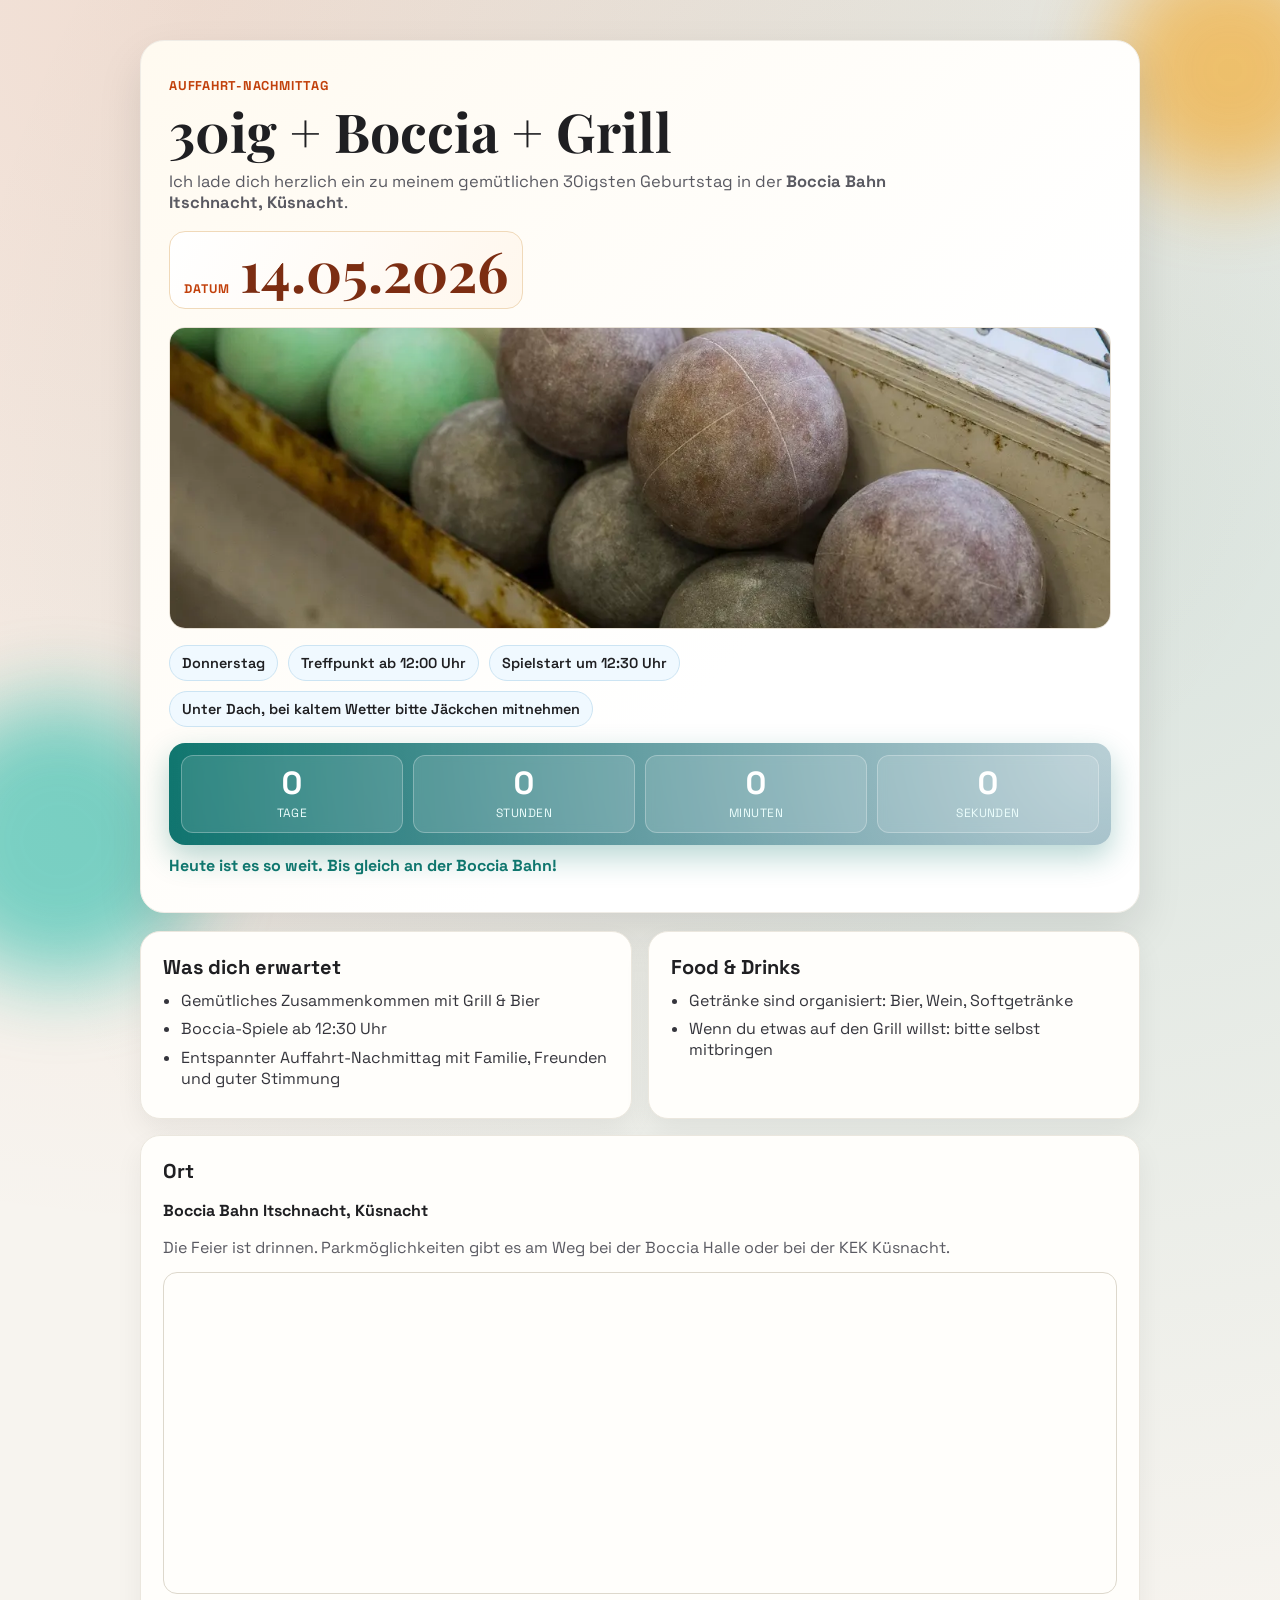
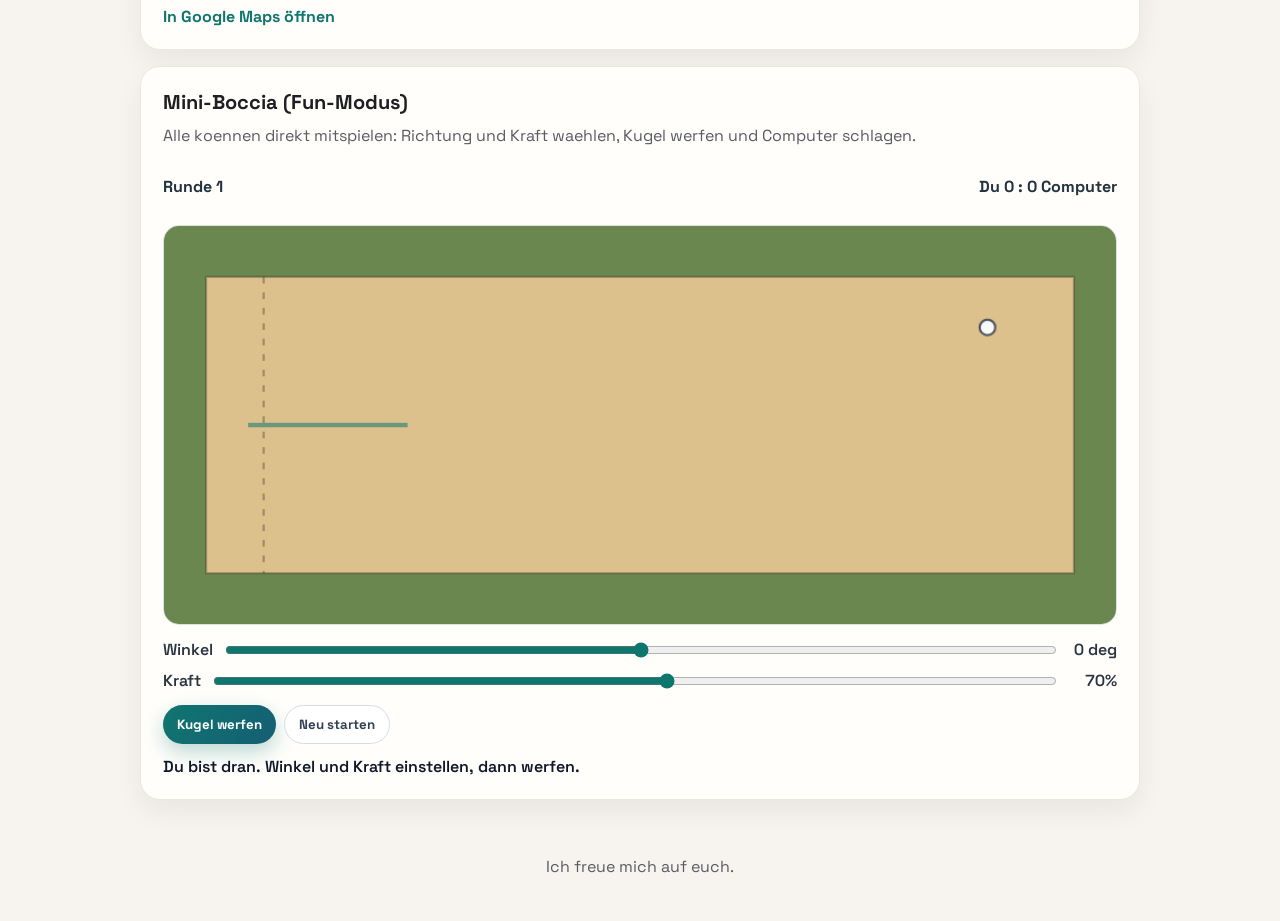
<file: index.html>
<!doctype html>
<html lang="de-CH">
<head>
  <meta charset="utf-8">
  <meta name="viewport" content="width=device-width, initial-scale=1">
  <title>Einladung zum 30igsten Geburtstag</title>
  <meta name="description" content="Einladung zum 30igsten Geburtstag in der Boccia Bahn Itschnacht, Küsnacht.">
  <link rel="preconnect" href="https://fonts.googleapis.com">
  <link rel="preconnect" href="https://fonts.gstatic.com" crossorigin>
  <link href="https://fonts.googleapis.com/css2?family=Space+Grotesk:wght@400;600;700&family=Playfair+Display:wght@600;700&display=swap" rel="stylesheet">
  <link rel="stylesheet" href="styles.css">
</head>
<body>
  <div class="bg-shape bg-shape-a" aria-hidden="true"></div>
  <div class="bg-shape bg-shape-b" aria-hidden="true"></div>

  <main class="container">
    <section class="hero">
      <p class="eyebrow">Auffahrt-Nachmittag</p>
      <h1>30ig + Boccia + Grill</h1>
      <p class="lead">
        Ich lade dich herzlich ein zu meinem gemütlichen 30igsten Geburtstag in der
        <strong>Boccia Bahn Itschnacht, Küsnacht</strong>.
      </p>
      <div class="event-highlight">
        <span class="event-label">Datum</span>
        <strong class="event-date">14.05.2026</strong>
      </div>
      <div class="hero-media">
        <img src="Boccia_Kugeln.webp" alt="Boccia Kugeln auf der Bahn">
      </div>
      <div class="chips">
        <span class="chip">Donnerstag</span>
        <span class="chip">Treffpunkt ab 12:00 Uhr</span>
        <span class="chip">Spielstart um 12:30 Uhr</span>
        <span class="chip">Unter Dach, bei kaltem Wetter bitte Jäckchen mitnehmen</span>
      </div>

      <div id="countdown-clock" class="countdown-clock" aria-live="polite">
        <div class="time-unit">
          <span id="days">0</span>
          <small>Tage</small>
        </div>
        <div class="time-unit">
          <span id="hours">0</span>
          <small>Stunden</small>
        </div>
        <div class="time-unit">
          <span id="minutes">0</span>
          <small>Minuten</small>
        </div>
        <div class="time-unit">
          <span id="seconds">0</span>
          <small>Sekunden</small>
        </div>
      </div>
      <p id="countdown-message" class="countdown-message"></p>
    </section>

    <section class="grid">
      <article class="card">
        <h2>Was dich erwartet</h2>
        <ul>
          <li>Gemütliches Zusammenkommen mit Grill & Bier</li>
          <li>Boccia-Spiele ab 12:30 Uhr</li>
          <li>Entspannter Auffahrt-Nachmittag mit Familie, Freunden und guter Stimmung</li>
        </ul>
      </article>

      <article class="card">
        <h2>Food & Drinks</h2>
        <ul>
          <li>Getränke sind organisiert: Bier, Wein, Softgetränke</li>
          <li>Wenn du etwas auf den Grill willst: bitte selbst mitbringen</li>
        </ul>
      </article>
    </section>

    <section class="card location">
      <h2>Ort</h2>
      <p><strong>Boccia Bahn Itschnacht, Küsnacht</strong></p>
      <p class="small-text">
        Die Feier ist drinnen. Parkmöglichkeiten gibt es am Weg bei der Boccia Halle oder bei der KEK Küsnacht.
      </p>
      <div class="map-wrap">
        <iframe
          title="Google Maps: Boccia Bahn Itschnacht, Küsnacht"
          src="https://www.google.com/maps?q=Bocciabahn%20Itschnacht%20K%C3%BCsnacht&output=embed"
          loading="lazy"
          referrerpolicy="no-referrer-when-downgrade"
          allowfullscreen>
        </iframe>
      </div>
      <a class="map-link" target="_blank" rel="noopener noreferrer"
        href="https://www.google.com/maps/search/?api=1&query=Bocciabahn+Itschnacht+K%C3%BCsnacht">
        In Google Maps öffnen
      </a>
    </section>
    <section class="card game-card" id="boccia-game">
      <h2>Mini-Boccia (Fun-Modus)</h2>
      <p class="small-text">
        Alle koennen direkt mitspielen: Richtung und Kraft waehlen, Kugel werfen und Computer schlagen.
      </p>

      <div class="boccia-meta">
        <p>Runde <strong id="boccia-round">1</strong></p>
        <p>Du <strong id="boccia-score-player">0</strong> : <strong id="boccia-score-cpu">0</strong> Computer</p>
      </div>

      <canvas
        id="boccia-canvas"
        width="860"
        height="360"
        role="img"
        aria-label="Mini-Boccia Spielfeld">
      </canvas>

      <div class="boccia-controls">
        <label for="boccia-angle">Winkel
          <input id="boccia-angle" type="range" min="-30" max="30" value="0">
          <output id="boccia-angle-value" for="boccia-angle">0 deg</output>
        </label>

        <label for="boccia-power">Kraft
          <input id="boccia-power" type="range" min="35" max="100" value="70">
          <output id="boccia-power-value" for="boccia-power">70%</output>
        </label>

        <div class="boccia-actions">
          <button id="boccia-throw-btn" type="button">Kugel werfen</button>
          <button id="boccia-next-round-btn" type="button" hidden>Naechste Runde</button>
          <button id="boccia-reset-btn" type="button">Neu starten</button>
        </div>
      </div>

      <p id="boccia-status" class="boccia-status" aria-live="polite"></p>
    </section>
  </main>

  <footer>
    <p>Ich freue mich auf euch.</p>
  </footer>

  <script src="script.js"></script>
</body>
</html>
</file>
<file: styles.css>
:root {
  --bg: #f7f4ef;
  --surface: #fffefb;
  --text: #1f1f22;
  --muted: #5a5a62;
  --accent: #0f766e;
  --accent-2: #c2410c;
  --ring: rgba(15, 118, 110, 0.18);
  --shadow: 0 20px 45px rgba(0, 0, 0, 0.1);
}

* {
  box-sizing: border-box;
}

html {
  -webkit-text-size-adjust: 100%;
}

body {
  margin: 0;
  font-family: "Space Grotesk", sans-serif;
  color: var(--text);
  background:
    radial-gradient(circle at 15% 0%, rgba(194, 65, 12, 0.13), transparent 45%),
    radial-gradient(circle at 85% 20%, rgba(15, 118, 110, 0.13), transparent 50%),
    var(--bg);
  min-height: 100vh;
}

img {
  max-width: 100%;
}

.bg-shape {
  position: fixed;
  z-index: -1;
  border-radius: 999px;
  filter: blur(40px);
  opacity: 0.55;
}

.bg-shape-a {
  width: 240px;
  height: 240px;
  background: #f59e0b;
  top: -50px;
  right: -70px;
}

.bg-shape-b {
  width: 280px;
  height: 280px;
  background: #14b8a6;
  bottom: -80px;
  left: -80px;
}

.container {
  width: min(1000px, 92%);
  margin: 40px auto 24px;
}

.hero {
  background: linear-gradient(135deg, #fffaf0 0%, #ffffff 65%);
  border: 1px solid #efece6;
  border-radius: 24px;
  padding: 36px 28px;
  box-shadow: var(--shadow);
  animation: rise 700ms ease-out both;
}

.eyebrow {
  margin: 0;
  color: var(--accent-2);
  letter-spacing: 0.06em;
  font-weight: 700;
  text-transform: uppercase;
  font-size: 0.8rem;
}

h1 {
  font-family: "Playfair Display", serif;
  margin: 8px 0 12px;
  font-size: clamp(2rem, 4.2vw, 3.4rem);
  line-height: 1.06;
}

.lead {
  margin: 0;
  color: var(--muted);
  max-width: 70ch;
  font-size: 1.03rem;
}

.event-highlight {
  margin-top: 18px;
  display: inline-flex;
  align-items: baseline;
  gap: 10px;
  background: linear-gradient(120deg, #fff 0%, #fff7ed 100%);
  border: 1px solid #f0d9b9;
  border-radius: 16px;
  padding: 10px 14px;
}

.event-label {
  font-size: 0.78rem;
  letter-spacing: 0.08em;
  text-transform: uppercase;
  color: var(--accent-2);
  font-weight: 700;
}

.event-date {
  font-family: "Playfair Display", serif;
  font-size: clamp(1.8rem, 5.4vw, 3.5rem);
  line-height: 1;
  color: #7c2d12;
}

.hero-media {
  margin-top: 18px;
  border-radius: 16px;
  overflow: hidden;
  border: 1px solid #e7e0d5;
}

.hero-media img {
  display: block;
  width: 100%;
  height: clamp(180px, 32vw, 300px);
  object-fit: cover;
}

.chips {
  display: flex;
  gap: 10px;
  flex-wrap: wrap;
  margin-top: 16px;
}

.chip {
  padding: 8px 12px;
  border-radius: 999px;
  background: #f0f9ff;
  border: 1px solid #cce4f3;
  font-size: 0.9rem;
  font-weight: 600;
}

.countdown-clock {
  margin-top: 16px;
  display: grid;
  grid-template-columns: repeat(4, minmax(0, 1fr));
  gap: 10px;
  padding: 12px;
  border-radius: 16px;
  background:
    radial-gradient(circle at top right, rgba(255, 255, 255, 0.7), rgba(255, 255, 255, 0)),
    linear-gradient(130deg, #0f766e, #155e75);
  box-shadow: 0 12px 30px rgba(15, 118, 110, 0.3);
}

.time-unit {
  text-align: center;
  border-radius: 12px;
  padding: 10px 6px;
  background: rgba(255, 255, 255, 0.13);
  border: 1px solid rgba(255, 255, 255, 0.28);
  backdrop-filter: blur(4px);
}

.time-unit span {
  display: block;
  color: #fff;
  font-size: clamp(1.4rem, 4vw, 2rem);
  line-height: 1.1;
  font-weight: 700;
  font-variant-numeric: tabular-nums;
}

.time-unit small {
  color: #eafcfb;
  font-size: 0.75rem;
  letter-spacing: 0.04em;
  text-transform: uppercase;
}

.countdown-message {
  margin: 10px 0 0;
  color: var(--accent);
  font-weight: 700;
}

.grid {
  display: grid;
  gap: 16px;
  grid-template-columns: repeat(2, minmax(0, 1fr));
  margin-top: 18px;
}

.card {
  background: var(--surface);
  border: 1px solid #ebe7de;
  border-radius: 20px;
  padding: 22px;
  box-shadow: 0 12px 28px rgba(0, 0, 0, 0.06);
  animation: rise 900ms ease-out both;
}

h2 {
  margin: 0 0 10px;
  font-size: 1.25rem;
}

ul {
  margin: 0;
  padding-left: 1.1rem;
}

li {
  margin: 0.45rem 0;
  color: #35353c;
}

.location {
  margin-top: 16px;
}

.small-text {
  margin: 0 0 14px;
  color: var(--muted);
}

.map-wrap {
  border-radius: 14px;
  overflow: hidden;
  border: 1px solid #ddd8cc;
}

.map-wrap iframe {
  display: block;
  width: 100%;
  min-height: 320px;
  border: 0;
}

.map-link {
  margin-top: 12px;
  display: inline-block;
  color: var(--accent);
  font-weight: 700;
  text-decoration: none;
}

.map-link:hover,
.map-link:focus-visible {
  text-decoration: underline;
}

.game-card {
  margin-top: 16px;
}

.boccia-meta {
  display: flex;
  justify-content: space-between;
  align-items: center;
  gap: 12px;
  flex-wrap: wrap;
  margin-bottom: 12px;
  font-weight: 700;
  color: #22323f;
}

#boccia-canvas {
  width: 100%;
  height: auto;
  display: block;
  border-radius: 16px;
  border: 1px solid #d8e3e2;
  background: linear-gradient(180deg, #fdf8ea 0%, #f8ead0 100%);
  box-shadow: inset 0 0 0 1px rgba(60, 48, 36, 0.06);
}

.boccia-controls {
  margin-top: 14px;
  display: grid;
  gap: 10px;
}

.boccia-controls label {
  display: grid;
  grid-template-columns: auto minmax(0, 1fr) auto;
  align-items: center;
  gap: 10px;
  font-weight: 600;
  color: #2b3440;
}

.boccia-controls input[type="range"] {
  width: 100%;
  accent-color: var(--accent);
}

.boccia-controls output {
  min-width: 52px;
  text-align: right;
  font-variant-numeric: tabular-nums;
}

.boccia-actions {
  display: flex;
  gap: 8px;
  flex-wrap: wrap;
  margin-top: 4px;
}

.boccia-actions button {
  border: 0;
  border-radius: 999px;
  padding: 10px 14px;
  font-family: inherit;
  font-weight: 700;
  cursor: pointer;
  transition: transform 120ms ease, box-shadow 120ms ease, opacity 120ms ease;
}

#boccia-throw-btn,
#boccia-next-round-btn {
  background: linear-gradient(125deg, #0f766e, #155e75);
  color: #ffffff;
  box-shadow: 0 8px 20px rgba(15, 118, 110, 0.28);
}

#boccia-reset-btn {
  background: #fff;
  color: #334155;
  border: 1px solid #d6dee3;
}

.boccia-actions button:hover,
.boccia-actions button:focus-visible {
  transform: translateY(-1px);
}

.boccia-actions button:disabled {
  opacity: 0.45;
  cursor: not-allowed;
  transform: none;
  box-shadow: none;
}

.boccia-status {
  margin: 12px 0 0;
  color: #0f172a;
  font-weight: 600;
  min-height: 1.3em;
}

footer {
  text-align: center;
  color: var(--muted);
  padding: 16px 12px 28px;
}

@keyframes rise {
  from {
    opacity: 0;
    transform: translateY(10px);
  }
  to {
    opacity: 1;
    transform: translateY(0);
  }
}

@media (max-width: 760px) {
  .container {
    width: min(1000px, 94%);
    margin-top: 16px;
  }

  .hero {
    padding: 24px 16px;
  }

  .grid {
    grid-template-columns: 1fr;
  }

  .countdown-clock {
    grid-template-columns: repeat(2, minmax(0, 1fr));
    gap: 8px;
    padding: 10px;
  }

  .chip {
    font-size: 0.84rem;
  }

  .map-wrap iframe {
    min-height: 260px;
  }

  .boccia-controls label {
    grid-template-columns: 1fr;
    gap: 6px;
  }

  .boccia-controls output {
    text-align: left;
  }
}

@media (max-width: 440px) {
  .card {
    padding: 18px 14px;
  }

  .event-highlight {
    width: 100%;
    justify-content: space-between;
    padding: 10px 12px;
  }

  .event-date {
    font-size: 2rem;
  }

  .chip {
    width: 100%;
    text-align: center;
  }

  .time-unit span {
    font-size: 1.3rem;
  }

  .map-wrap iframe {
    min-height: 220px;
  }
}
</file>
